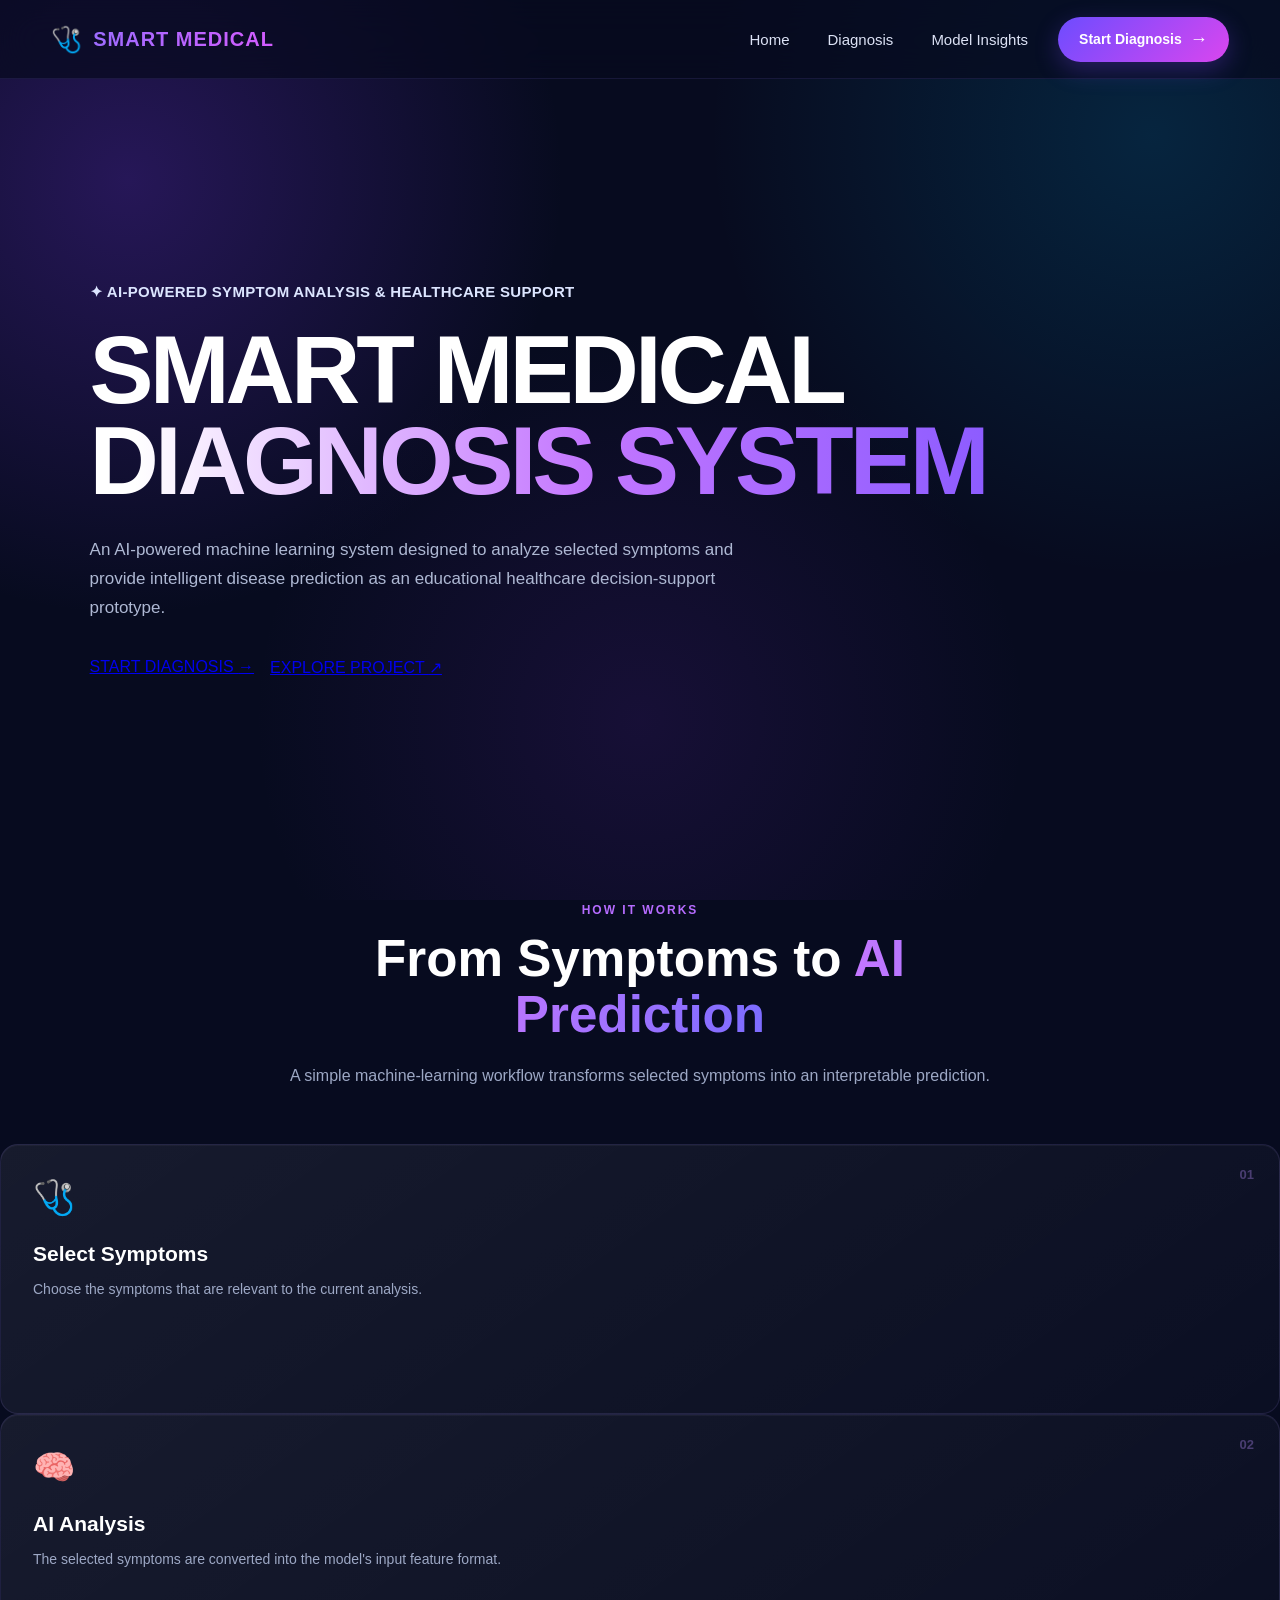
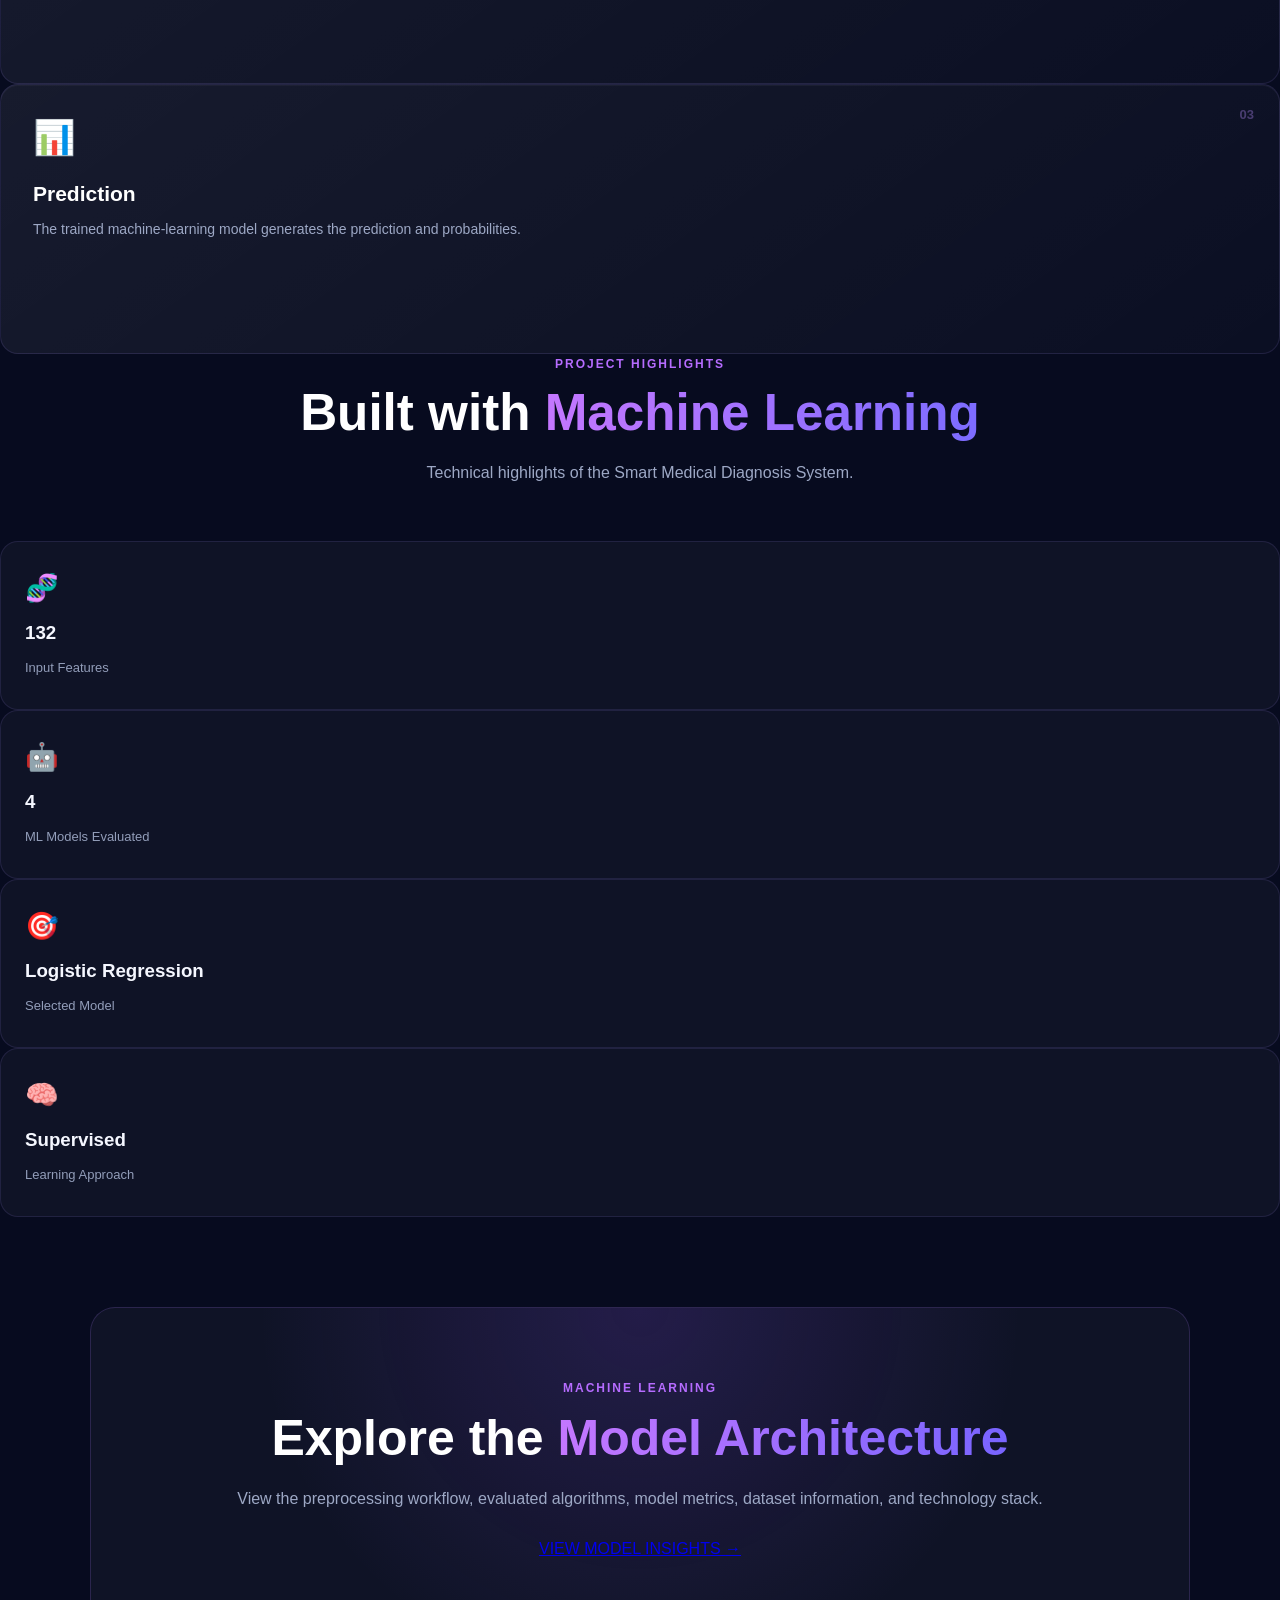
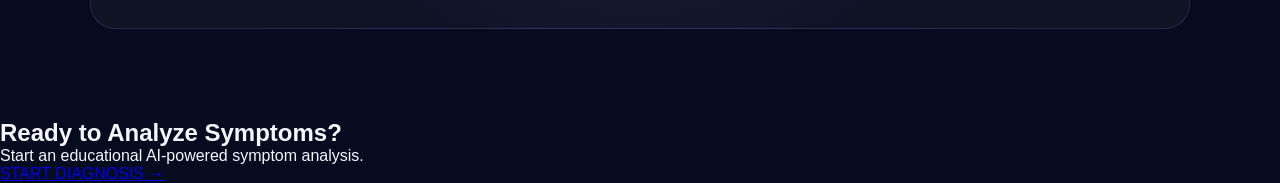
<file: VS_code/frontend_preview/index.html>
<!DOCTYPE html>
<html lang="en">

<head>

    <meta charset="UTF-8">

    <meta
        name="viewport"
        content="width=device-width, initial-scale=1.0"
    >

    <title>
        Smart Medical Diagnosis System
    </title>

    <link
        rel="stylesheet"
        href="style.css"
    >

</head>


<body>


    <!-- ================= NAVBAR ================= -->

    <header class="navbar">

        <div class="nav-container">


            <!-- LOGO -->

            <a
                href="index.html"
                class="logo"
            >

                <span class="logo-icon">
                    🩺
                </span>

                <span>
                    SMART MEDICAL
                </span>

            </a>


            <!-- NAVIGATION -->

            <nav class="nav-links">

                <a href="index.html">
                    Home
                </a>

                <a href="diagnosis.html">
                    Diagnosis
                </a>

                <a href="model_insights.html">
                    Model Insights
                </a>

            </nav>


            <!-- NAV BUTTON -->

            <a
                href="diagnosis.html"
                class="nav-button"
            >

                Start Diagnosis

                <span>
                    →
                </span>

            </a>


        </div>

    </header>



    <!-- ================= HERO ================= -->

    <main id="home">


        <section class="hero">


            <!-- HERO CONTENT -->

            <div class="hero-content">


                <!-- BADGE -->

                <div class="hero-badge">

                    ✦ AI-POWERED SYMPTOM ANALYSIS
                    &amp; HEALTHCARE SUPPORT

                </div>


                <!-- TITLE -->

                <h1>

                    SMART MEDICAL

                    <br>

                    <span>
                        DIAGNOSIS SYSTEM
                    </span>

                </h1>


                <!-- DESCRIPTION -->

                <p class="hero-description">

                    An AI-powered machine learning system
                    designed to analyze selected symptoms
                    and provide intelligent disease prediction
                    as an educational healthcare decision-support
                    prototype.

                </p>


                <!-- BUTTONS -->

                <div class="hero-buttons">


                    <a
                        href="diagnosis.html"
                        class="primary-btn"
                    >

                        START DIAGNOSIS

                        <span>
                            →
                        </span>

                    </a>


                    <a
                        href="model_insights.html"
                        class="secondary-btn"
                    >

                        EXPLORE PROJECT

                        <span>
                            ↗
                        </span>

                    </a>


                </div>


            </div>


        </section>



        <!-- ================= HOW IT WORKS ================= -->

        <section class="info-section">


            <div class="section-heading">

                <span class="section-label">
                    HOW IT WORKS
                </span>

                <h2>
                    From Symptoms to
                    <span>
                        AI Prediction
                    </span>
                </h2>

                <p>
                    A simple machine-learning workflow
                    transforms selected symptoms into
                    an interpretable prediction.
                </p>

            </div>



            <div class="steps-grid">


                <!-- STEP 1 -->

                <div class="step-card">

                    <div class="step-number">
                        01
                    </div>

                    <div class="step-icon">
                        🩺
                    </div>

                    <h3>
                        Select Symptoms
                    </h3>

                    <p>
                        Choose the symptoms that are
                        relevant to the current analysis.
                    </p>

                </div>


                <!-- STEP 2 -->

                <div class="step-card">

                    <div class="step-number">
                        02
                    </div>

                    <div class="step-icon">
                        🧠
                    </div>

                    <h3>
                        AI Analysis
                    </h3>

                    <p>
                        The selected symptoms are converted
                        into the model's input feature format.
                    </p>

                </div>


                <!-- STEP 3 -->

                <div class="step-card">

                    <div class="step-number">
                        03
                    </div>

                    <div class="step-icon">
                        📊
                    </div>

                    <h3>
                        Prediction
                    </h3>

                    <p>
                        The trained machine-learning model
                        generates the prediction and probabilities.
                    </p>

                </div>


            </div>

        </section>



        <!-- ================= PROJECT HIGHLIGHTS ================= -->

        <section
            class="info-section"
            id="highlights"
        >


            <div class="section-heading">

                <span class="section-label">
                    PROJECT HIGHLIGHTS
                </span>

                <h2>
                    Built with
                    <span>
                        Machine Learning
                    </span>
                </h2>

                <p>
                    Technical highlights of the
                    Smart Medical Diagnosis System.
                </p>

            </div>



            <div class="highlight-grid">


                <!-- FEATURE 1 -->

                <div class="highlight-card">

                    <div class="highlight-icon">
                        🧬
                    </div>

                    <div>

                        <h3>
                            132
                        </h3>

                        <p>
                            Input Features
                        </p>

                    </div>

                </div>


                <!-- FEATURE 2 -->

                <div class="highlight-card">

                    <div class="highlight-icon">
                        🤖
                    </div>

                    <div>

                        <h3>
                            4
                        </h3>

                        <p>
                            ML Models Evaluated
                        </p>

                    </div>

                </div>


                <!-- FEATURE 3 -->

                <div class="highlight-card">

                    <div class="highlight-icon">
                        🎯
                    </div>

                    <div>

                        <h3>
                            Logistic Regression
                        </h3>

                        <p>
                            Selected Model
                        </p>

                    </div>

                </div>


                <!-- FEATURE 4 -->

                <div class="highlight-card">

                    <div class="highlight-icon">
                        🧠
                    </div>

                    <div>

                        <h3>
                            Supervised
                        </h3>

                        <p>
                            Learning Approach
                        </p>

                    </div>

                </div>


            </div>


        </section>



        <!-- ================= MODEL CTA ================= -->

        <section class="cta-section">


            <div class="cta-box">


                <div>

                    <span class="section-label">
                        MACHINE LEARNING
                    </span>

                    <h2>
                        Explore the
                        <span>
                            Model Architecture
                        </span>
                    </h2>

                    <p>
                        View the preprocessing workflow,
                        evaluated algorithms, model metrics,
                        dataset information, and technology stack.
                    </p>

                </div>


                <a
                    href="model_insights.html"
                    class="primary-btn"
                >

                    VIEW MODEL INSIGHTS

                    <span>
                        →
                    </span>

                </a>


            </div>

        </section>



        <!-- ================= FINAL CTA ================= -->

        <section class="final-cta">


            <h2>
                Ready to Analyze Symptoms?
            </h2>


            <p>
                Start an educational AI-powered
                symptom analysis.
            </p>


            <a
                href="diagnosis.html"
                class="primary-btn"
            >

                START DIAGNOSIS

                <span>
                    →
                </span>

            </a>


        </section>



    </main>



    <!-- ================= FOOTER
</file>
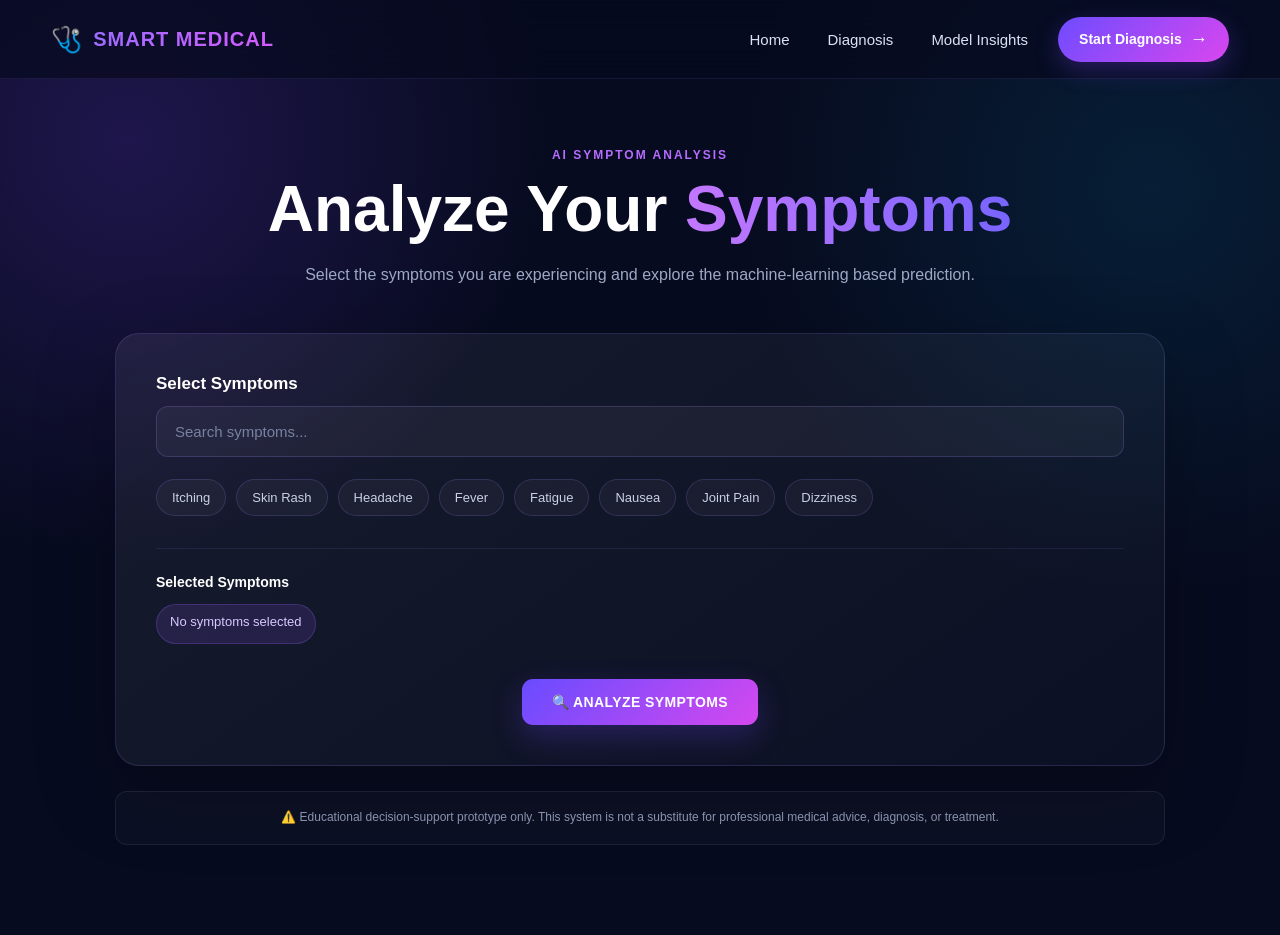
<file: VS_code/frontend_preview/diagnosis.html>
<!DOCTYPE html>
<html lang="en">
<head>
    <meta charset="UTF-8">
    <meta name="viewport" content="width=device-width, initial-scale=1.0">

    <title>Diagnosis | Smart Medical Diagnosis System</title>

    <link rel="stylesheet" href="style.css">

    <style>

        /* ================= DIAGNOSIS PAGE ================= */

        .diagnosis-page {
            min-height: 100vh;
            padding: 145px 7% 90px;

            background:
                radial-gradient(
                    circle at 10% 15%,
                    rgba(100, 55, 210, 0.25),
                    transparent 30%
                ),
                radial-gradient(
                    circle at 90% 20%,
                    rgba(0, 170, 220, 0.12),
                    transparent 30%
                ),
                #070b1f;
        }

        .diagnosis-header {
            max-width: 900px;
            margin: 0 auto 45px;
            text-align: center;
        }

        .diagnosis-header h1 {
            font-size: clamp(38px, 5vw, 64px);
            line-height: 1.05;
            color: #ffffff;
            margin-bottom: 18px;
        }

        .diagnosis-header h1 span {
            background: linear-gradient(
                90deg,
                #c477ff,
                #7864ff
            );

            -webkit-background-clip: text;
            -webkit-text-fill-color: transparent;
        }

        .diagnosis-header p {
            color: #9da8c5;
            font-size: 16px;
            line-height: 1.7;
        }


        /* Main diagnosis card */

        .diagnosis-card {
            max-width: 1050px;
            margin: auto;

            padding: 40px;

            border-radius: 24px;

            border: 1px solid rgba(170, 140, 255, 0.16);

            background:
                linear-gradient(
                    145deg,
                    rgba(255,255,255,0.065),
                    rgba(255,255,255,0.025)
                );

            box-shadow:
                0 25px 80px rgba(0,0,0,0.25);
        }


        .input-label {
            display: block;

            color: #ffffff;

            font-size: 17px;
            font-weight: 700;

            margin-bottom: 12px;
        }


        /* Search */

        .symptom-search {
            width: 100%;

            padding: 16px 18px;

            border-radius: 12px;

            border: 1px solid rgba(170,140,255,0.2);

            outline: none;

            background: rgba(255,255,255,0.045);

            color: #ffffff;

            font-size: 15px;
        }

        .symptom-search::placeholder {
            color: #78839f;
        }

        .symptom-search:focus {
            border-color: #a86cff;

            box-shadow:
                0 0 0 3px rgba(168,108,255,0.08);
        }


        /* Symptom options */

        .symptom-options {
            display: flex;
            flex-wrap: wrap;

            gap: 10px;

            margin-top: 22px;
        }

        .symptom-option {
            padding: 10px 15px;

            border-radius: 30px;

            border: 1px solid rgba(165,135,255,0.18);

            background: rgba(255,255,255,0.035);

            color: #c9d0e7;

            font-size: 13px;

            cursor: pointer;

            transition: 0.25s ease;
        }

        .symptom-option:hover {
            border-color: #a86cff;

            color: #ffffff;

            background: rgba(160,100,255,0.09);
        }

        .symptom-option.selected {
            color: #ffffff;

            border-color: #9c6cff;

            background:
                linear-gradient(
                    135deg,
                    rgba(105,76,255,0.5),
                    rgba(210,70,239,0.35)
                );
        }


        /* Selected symptoms */

        .selected-area {
            margin-top: 32px;

            padding-top: 25px;

            border-top:
                1px solid rgba(160,140,255,0.1);
        }

        .selected-title {
            color: #ffffff;

            font-size: 14px;
            font-weight: 700;

            margin-bottom: 14px;
        }

        .selected-symptoms {
            display: flex;
            flex-wrap: wrap;

            gap: 9px;

            min-height: 40px;
        }

        .selected-chip {
            padding: 9px 13px;

            border-radius: 25px;

            background: rgba(139,92,246,0.14);

            border: 1px solid rgba(160,100,255,0.25);

            color: #d8c8ff;

            font-size: 13px;
        }


        /* Analyze button */

        .analyze-wrapper {
            margin-top: 35px;

            display: flex;
            justify-content: center;
        }

        .analyze-button {
            border: none;

            cursor: pointer;

            padding: 15px 30px;

            border-radius: 11px;

            color: #ffffff;

            font-size: 14px;
            font-weight: 800;

            letter-spacing: 0.4px;

            background:
                linear-gradient(
                    135deg,
                    #684cff,
                    #d548ef
                );

            box-shadow:
                0 12px 30px rgba(106,70,255,0.25);

            transition: 0.3s ease;
        }

        .analyze-button:hover {
            transform: translateY(-3px);

            box-shadow:
                0 16px 38px rgba(106,70,255,0.4);
        }


        /* ================= RESULT ================= */

        .result-section {
            max-width: 1050px;

            margin: 35px auto 0;

            display: grid;

            grid-template-columns:
                1.15fr 0.85fr;

            gap: 20px;
        }

        .result-card {
            padding: 30px;

            border-radius: 20px;

            border: 1px solid rgba(160,140,255,0.14);

            background:
                rgba(255,255,255,0.035);
        }

        .result-label {
            color: #aeb8d3;

            font-size: 12px;

            letter-spacing: 1.5px;

            font-weight: 800;
        }

        .disease-name {
            margin-top: 12px;

            color: #ffffff;

            font-size: 32px;

            font-weight: 900;
        }

        .probability {
            margin-top: 8px;

            color: #c477ff;

            font-size: 18px;

            font-weight: 800;
        }


        /* Probability bars */

        .prediction-row {
            margin-top: 20px;
        }

        .prediction-top {
            display: flex;
            justify-content: space-between;

            color: #d8ddef;

            font-size: 13px;

            margin-bottom: 8px;
        }

        .prediction-bar {
            width: 100%;
            height: 7px;

            border-radius: 10px;

            background: rgba(255,255,255,0.08);

            overflow: hidden;
        }

        .prediction-fill {
            height: 100%;

            border-radius: 10px;

            background:
                linear-gradient(
                    90deg,
                    #6d4cff,
                    #d548ef
                );
        }


        /* Summary */

        .summary-card {
            margin-top: 20px;

            padding: 24px;

            border-radius: 18px;

            background:
                rgba(110,80,220,0.07);

            border:
                1px solid rgba(160,120,255,0.12);
        }

        .summary-card h3 {
            color: #ffffff;

            font-size: 17px;

            margin-bottom: 10px;
        }

        .summary-card p {
            color: #9da8c5;

            font-size: 13px;

            line-height: 1.7;
        }


        /* Disclaimer */

        .medical-note {
            max-width: 1050px;

            margin: 25px auto 0;

            padding: 16px 20px;

            border-radius: 12px;

            background: rgba(255,255,255,0.025);

            border:
                1px solid rgba(255,255,255,0.07);

            color: #8993ae;

            font-size: 12px;

            line-height: 1.6;

            text-align: center;
        }


        @media (max-width: 800px) {

            .diagnosis-page {
                padding-left: 5%;
                padding-right: 5%;
            }

            .diagnosis-card {
                padding: 25px;
            }

            .result-section {
                grid-template-columns: 1fr;
            }

        }

    </style>
</head>


<body>

    <!-- ================= NAVBAR ================= -->

    <header class="navbar">

        <div class="nav-container">

            <a href="index.html" class="logo">
                <span class="logo-icon">🩺</span>
                <span>SMART MEDICAL</span>
            </a>

            <nav class="nav-links">
                <a href="index.html">Home</a>
                <a href="diagnosis.html">Diagnosis</a>
                <a href="index.html#highlights">Model Insights</a>
            </nav>

            <a href="diagnosis.html" class="nav-button">
                Start Diagnosis <span>→</span>
            </a>

        </div>

    </header>


    <!-- ================= DIAGNOSIS ================= -->

    <main class="diagnosis-page">

        <section class="diagnosis-header">

            <span class="section-label">
                AI SYMPTOM ANALYSIS
            </span>

            <h1>
                Analyze Your
                <span>Symptoms</span>
            </h1>

            <p>
                Select the symptoms you are experiencing and
                explore the machine-learning based prediction.
            </p>

        </section>


        <!-- INPUT CARD -->

        <section class="diagnosis-card">

            <label class="input-label">
                Select Symptoms
            </label>

            <input
                type="text"
                class="symptom-search"
                placeholder="Search symptoms..."
                id="symptomSearch"
            >


            <!-- Sample symptom options -->

            <div class="symptom-options" id="symptomOptions">

                <div class="symptom-option">
                    Itching
                </div>

                <div class="symptom-option">
                    Skin Rash
                </div>

                <div class="symptom-option">
                    Headache
                </div>

                <div class="symptom-option">
                    Fever
                </div>

                <div class="symptom-option">
                    Fatigue
                </div>

                <div class="symptom-option">
                    Nausea
                </div>

                <div class="symptom-option">
                    Joint Pain
                </div>

                <div class="symptom-option">
                    Dizziness
                </div>

            </div>


            <!-- Selected -->

            <div class="selected-area">

                <div class="selected-title">
                    Selected Symptoms
                </div>

                <div
                    class="selected-symptoms"
                    id="selectedSymptoms"
                >
                    <span class="selected-chip">
                        No symptoms selected
                    </span>
                </div>

            </div>


            <!-- Analyze -->

            <div class="analyze-wrapper">

                <button
                    class="analyze-button"
                    onclick="showResults()"
                >
                    🔍 ANALYZE SYMPTOMS
                </button>

            </div>

        </section>


        <!-- ================= RESULTS ================= -->

        <section
            class="result-section"
            id="results"
            style="display:none;"
        >

            <div>

                <div class="result-card">

                    <div class="result-label">
                        PREDICTED CONDITION
                    </div>

                    <div class="disease-name">
                        Sample Prediction
                    </div>

                    <div class="probability">
                        Prediction Probability: 94.6%
                    </div>

                </div>


                <div class="summary-card">

                    <h3>
                        Analysis Summary
                    </h3>

                    <p>
                        The selected symptoms were processed
                        through the machine-learning prediction
                        pipeline. The result shown here is a
                        frontend demonstration and will later
                        connect with the trained model.
                    </p>

                </div>

            </div>


            <div class="result-card">

                <div class="result-label">
                    TOP PREDICTIONS
                </div>


                <div class="prediction-row">

                    <div class="prediction-top">
                        <span>Prediction 1</span>
                        <span>94.6%</span>
                    </div>

                    <div class="prediction-bar">
                        <div
                            class="prediction-fill"
                            style="width:94.6%;"
                        ></div>
                    </div>

                </div>


                <div class="prediction-row">

                    <div class="prediction-top">
                        <span>Prediction 2</span>
                        <span>3.8%</span>
                    </div>

                    <div class="prediction-bar">
                        <div
                            class="prediction-fill"
                            style="width:3.8%;"
                        ></div>
                    </div>

                </div>


                <div class="prediction-row">

                    <div class="prediction-top">
                        <span>Prediction 3</span>
                        <span>1.6%</span>
                    </div>

                    <div class="prediction-bar">
                        <div
                            class="prediction-fill"
                            style="width:1.6%;"
                        ></div>
                    </div>

                </div>

            </div>

        </section>


        <!-- Disclaimer -->

        <div class="medical-note">

            ⚠️ Educational decision-support prototype only.
            This system is not a substitute for professional
            medical advice, diagnosis, or treatment.

        </div>

    </main>


    <!-- ================= JAVASCRIPT ================= -->

    <script>

        const options =
            document.querySelectorAll(".symptom-option");

        const selectedContainer =
            document.getElementById("selectedSymptoms");

        let selectedSymptoms = [];


        options.forEach(option => {

            option.addEventListener("click", () => {

                const symptom =
                    option.textContent.trim();

                if (selectedSymptoms.includes(symptom)) {

                    selectedSymptoms =
                        selectedSymptoms.filter(
                            item => item !== symptom
                        );

                    option.classList.remove("selected");

                } else {

                    selectedSymptoms.push(symptom);

                    option.classList.add("selected");
                }

                updateSelected();

            });

        });


        function updateSelected() {

            selectedContainer.innerHTML = "";

            if (selectedSymptoms.length === 0) {

                selectedContainer.innerHTML =
                    '<span class="selected-chip">No symptoms selected</span>';

                return;
            }


            selectedSymptoms.forEach(symptom => {

                const chip =
                    document.createElement("span");

                chip.className = "selected-chip";

                chip.textContent = symptom;

                selectedContainer.appendChild(chip);

            });

        }


        function showResults() {

            if (selectedSymptoms.length === 0) {

                alert("Please select at least one symptom.");

                return;
            }

            document.getElementById("results").style.display =
                "grid";

            document.getElementById("results")
                .scrollIntoView({
                    behavior: "smooth"
                });

        }


        /* Search */

        const search =
            document.getElementById("symptomSearch");

        search.addEventListener("input", () => {

            const value =
                search.value.toLowerCase();

            options.forEach(option => {

                const text =
                    option.textContent.toLowerCase();

                option.style.display =
                    text.includes(value)
                    ? "inline-flex"
                    : "none";

            });

        });

    </script>

</body>
</html>
</file>
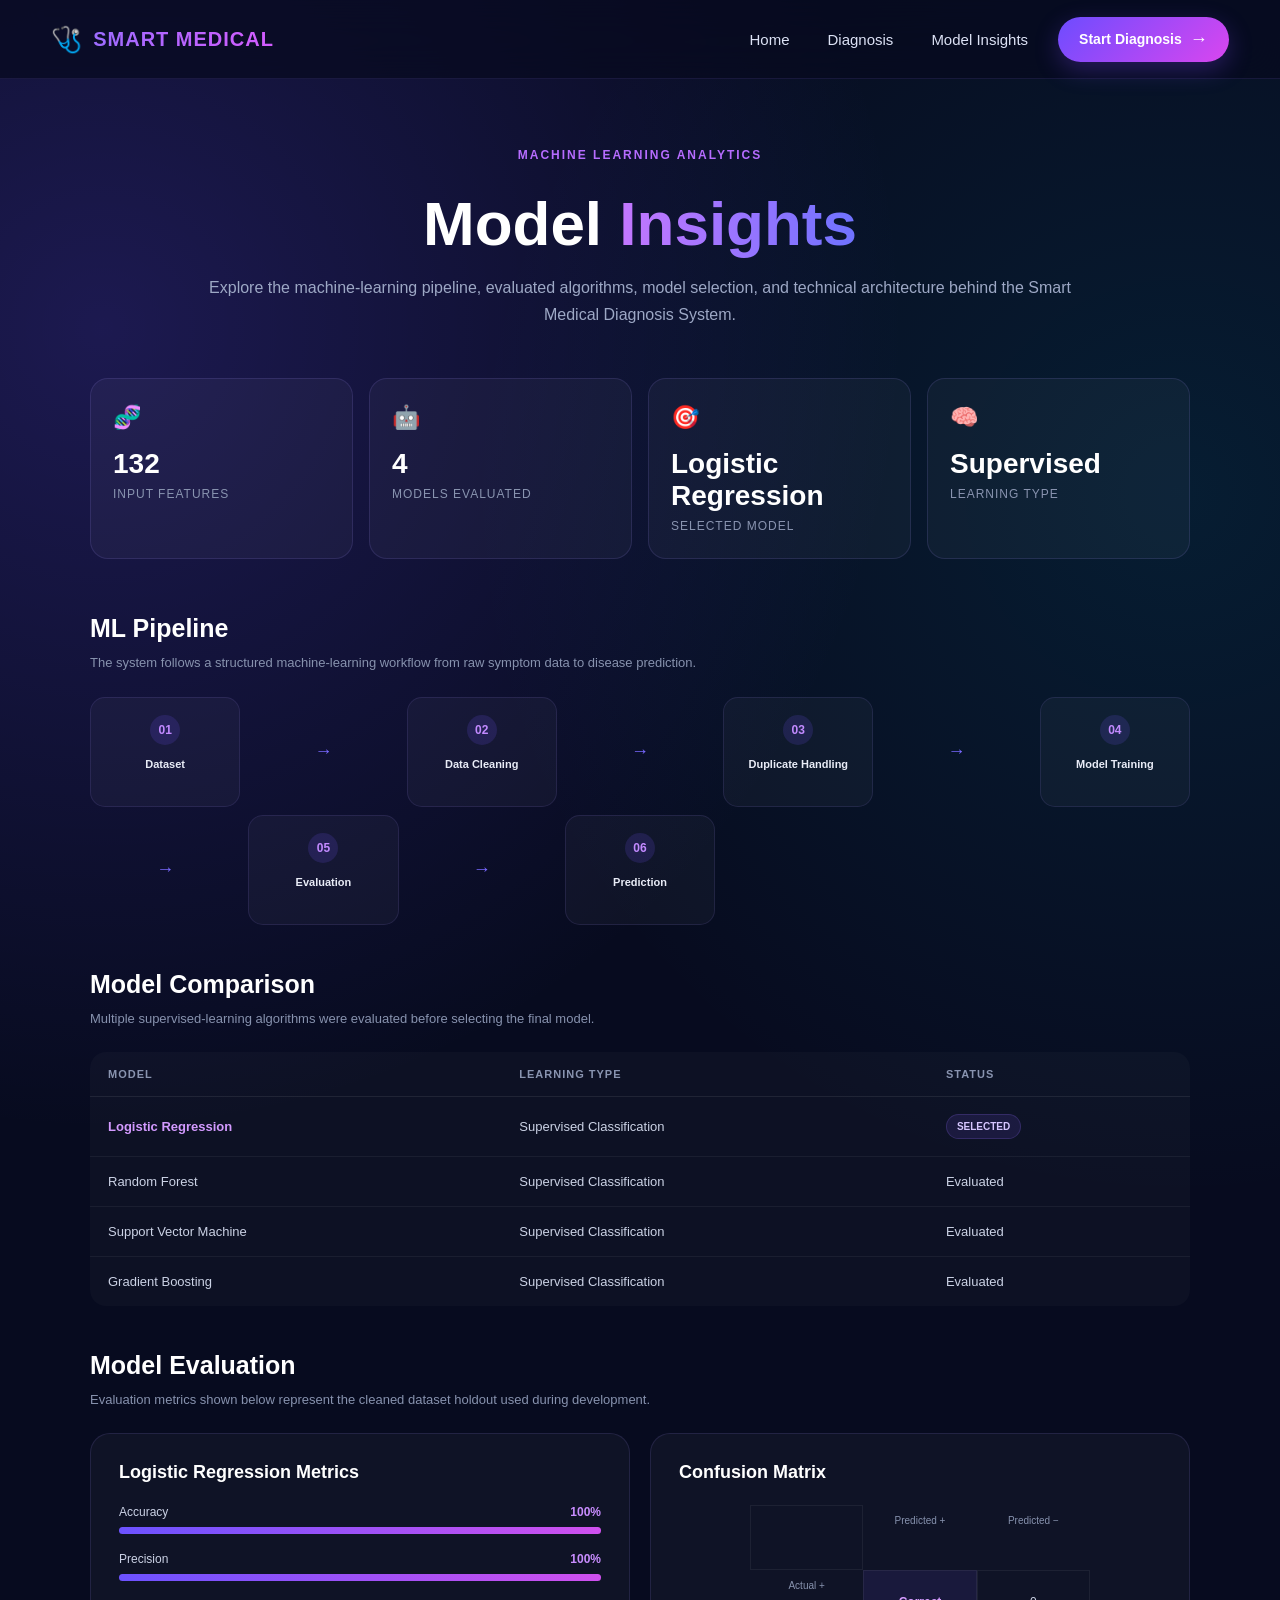
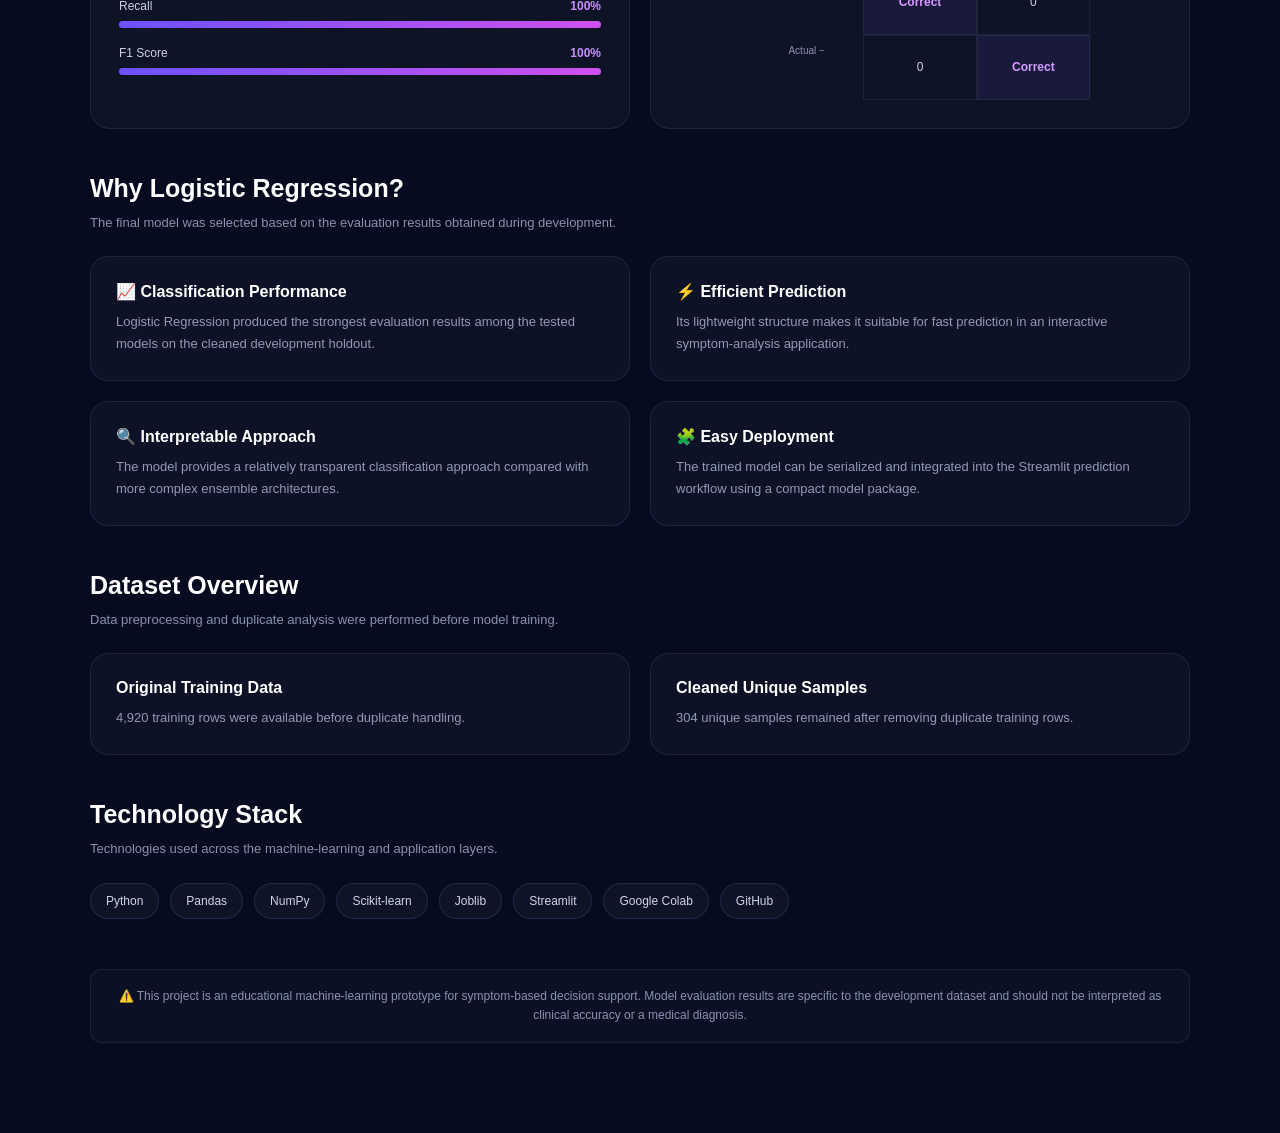
<file: VS_code/frontend_preview/model_insights.html>
<!DOCTYPE html>
<html lang="en">
<head>
    <meta charset="UTF-8">
    <meta name="viewport" content="width=device-width, initial-scale=1.0">

    <title>Model Insights | Smart Medical Diagnosis System</title>

    <link rel="stylesheet" href="style.css">

    <style>

        /* ================= MODEL INSIGHTS PAGE ================= */

        .insights-page {
            min-height: 100vh;
            padding: 145px 7% 90px;

            background:
                radial-gradient(
                    circle at 8% 12%,
                    rgba(104, 76, 255, 0.22),
                    transparent 30%
                ),
                radial-gradient(
                    circle at 92% 18%,
                    rgba(0, 190, 220, 0.10),
                    transparent 28%
                ),
                #070b1f;
        }


        .insights-header {
            max-width: 900px;
            margin: 0 auto 50px;
            text-align: center;
        }


        .insights-header h1 {
            font-size: clamp(38px, 5vw, 62px);
            line-height: 1.05;
            color: #ffffff;
            margin: 15px 0 18px;
        }


        .insights-header h1 span {
            background:
                linear-gradient(
                    90deg,
                    #c477ff,
                    #6f72ff
                );

            -webkit-background-clip: text;
            -webkit-text-fill-color: transparent;
        }


        .insights-header p {
            color: #9da8c5;
            font-size: 16px;
            line-height: 1.7;
        }


        /* ================= METRIC CARDS ================= */

        .metric-grid {
            max-width: 1100px;
            margin: 0 auto 55px;

            display: grid;
            grid-template-columns:
                repeat(4, 1fr);

            gap: 16px;
        }


        .metric-card {
            padding: 25px 22px;

            border-radius: 18px;

            border:
                1px solid rgba(160,140,255,0.14);

            background:
                rgba(255,255,255,0.035);

            transition: 0.3s ease;
        }


        .metric-card:hover {
            transform: translateY(-5px);

            border-color:
                rgba(170,130,255,0.30);
        }


        .metric-icon {
            font-size: 23px;
            margin-bottom: 17px;
        }


        .metric-value {
            color: #ffffff;

            font-size: 28px;
            font-weight: 900;

            margin-bottom: 7px;
        }


        .metric-name {
            color: #8994b0;

            font-size: 12px;

            text-transform: uppercase;

            letter-spacing: 1px;
        }


        /* ================= SECTION ================= */

        .insight-section {
            max-width: 1100px;
            margin: 0 auto 45px;
        }


        .section-title {
            color: #ffffff;

            font-size: 25px;
            font-weight: 800;

            margin-bottom: 9px;
        }


        .section-description {
            color: #8792ae;

            font-size: 13px;

            line-height: 1.7;

            margin-bottom: 22px;
        }


        /* ================= PIPELINE ================= */

        .pipeline {
            display: grid;

            grid-template-columns:
                repeat(7, 1fr);

            gap: 8px;

            align-items: center;
        }


        .pipeline-step {
            min-height: 110px;

            padding: 17px 10px;

            border-radius: 15px;

            border:
                1px solid rgba(160,140,255,0.12);

            background:
                rgba(255,255,255,0.035);

            text-align: center;
        }


        .pipeline-number {
            width: 30px;
            height: 30px;

            margin: 0 auto 12px;

            display: flex;
            align-items: center;
            justify-content: center;

            border-radius: 50%;

            background:
                rgba(120,85,255,0.16);

            color: #c28aff;

            font-size: 12px;
            font-weight: 800;
        }


        .pipeline-step h3 {
            color: #e9ecf7;

            font-size: 11px;

            line-height: 1.4;
        }


        .pipeline-arrow {
            color: #7868ff;

            font-size: 18px;

            text-align: center;
        }


        /* ================= MODEL TABLE ================= */

        .model-table {
            width: 100%;

            border-collapse: collapse;

            overflow: hidden;

            border-radius: 16px;

            background:
                rgba(255,255,255,0.025);
        }


        .model-table th {
            text-align: left;

            padding: 16px 18px;

            color: #8994b0;

            font-size: 11px;

            text-transform: uppercase;

            letter-spacing: 1px;

            border-bottom:
                1px solid rgba(255,255,255,0.08);
        }


        .model-table td {
            padding: 17px 18px;

            color: #cbd2e5;

            font-size: 13px;

            border-bottom:
                1px solid rgba(255,255,255,0.055);
        }


        .model-table tr:last-child td {
            border-bottom: none;
        }


        .selected-model {
            color: #d39aff !important;

            font-weight: 800;
        }


        .status-badge {
            display: inline-block;

            padding: 6px 10px;

            border-radius: 20px;

            font-size: 10px;

            font-weight: 800;

            color: #d6c6ff;

            background:
                rgba(130,90,255,0.12);

            border:
                1px solid rgba(150,110,255,0.20);
        }


        /* ================= EVALUATION ================= */

        .evaluation-grid {
            display: grid;

            grid-template-columns:
                1fr 1fr;

            gap: 20px;
        }


        .evaluation-card {
            padding: 28px;

            border-radius: 20px;

            border:
                1px solid rgba(160,140,255,0.13);

            background:
                rgba(255,255,255,0.035);
        }


        .evaluation-card h3 {
            color: #ffffff;

            font-size: 18px;

            margin-bottom: 22px;
        }


        .metric-row {
            margin-bottom: 18px;
        }


        .metric-row-top {
            display: flex;

            justify-content: space-between;

            margin-bottom: 8px;

            color: #cbd2e5;

            font-size: 12px;
        }


        .metric-row-top span:last-child {
            color: #c98dff;

            font-weight: 800;
        }


        .metric-bar {
            height: 7px;

            width: 100%;

            border-radius: 10px;

            background:
                rgba(255,255,255,0.07);
        }


        .metric-fill {
            height: 100%;

            border-radius: 10px;

            background:
                linear-gradient(
                    90deg,
                    #6c52ff,
                    #cf50ee
                );
        }


        /* ================= CONFUSION MATRIX ================= */

        .confusion-matrix {
            max-width: 340px;

            margin: auto;

            display: grid;

            grid-template-columns:
                1fr 1fr 1fr;
        }


        .matrix-cell {
            min-height: 65px;

            display: flex;

            align-items: center;

            justify-content: center;

            border:
                1px solid rgba(255,255,255,0.06);

            color: #cbd2e5;

            font-size: 12px;
        }


        .matrix-title {
            color: #8792ae;

            font-size: 10px;

            text-align: center;

            padding: 10px;
        }


        .matrix-highlight {
            color: #d69cff;

            font-weight: 900;

            background:
                rgba(120,85,255,0.10);
        }


        /* ================= WHY MODEL ================= */

        .why-model {
            display: grid;

            grid-template-columns:
                1fr 1fr;

            gap: 20px;
        }


        .why-card {
            padding: 25px;

            border-radius: 18px;

            border:
                1px solid rgba(160,140,255,0.12);

            background:
                rgba(255,255,255,0.03);
        }


        .why-card h3 {
            color: #ffffff;

            font-size: 16px;

            margin-bottom: 10px;
        }


        .why-card p {
            color: #8f9ab5;

            font-size: 13px;

            line-height: 1.7;
        }


        /* ================= TECH STACK ================= */

        .tech-stack {
            display: flex;

            flex-wrap: wrap;

            gap: 11px;
        }


        .tech-item {
            padding: 10px 15px;

            border-radius: 25px;

            color: #cfd5e8;

            font-size: 12px;

            border:
                1px solid rgba(160,140,255,0.15);

            background:
                rgba(255,255,255,0.035);
        }


        /* ================= DISCLAIMER ================= */

        .insight-disclaimer {
            max-width: 1100px;

            margin: 50px auto 0;

            padding: 17px 20px;

            text-align: center;

            color: #8792ae;

            font-size: 12px;

            line-height: 1.6;

            border-radius: 12px;

            border:
                1px solid rgba(255,255,255,0.07);

            background:
                rgba(255,255,255,0.025);
        }


        /* ================= RESPONSIVE ================= */

        @media (max-width: 950px) {

            .metric-grid {
                grid-template-columns:
                    repeat(2, 1fr);
            }

            .pipeline {
                grid-template-columns:
                    repeat(2, 1fr);
            }

            .pipeline-arrow {
                display: none;
            }

        }


        @media (max-width: 700px) {

            .insights-page {
                padding-left: 5%;
                padding-right: 5%;
            }

            .metric-grid,
            .evaluation-grid,
            .why-model {
                grid-template-columns: 1fr;
            }

            .pipeline {
                grid-template-columns: 1fr;
            }

            .model-table {
                font-size: 11px;
            }

            .model-table th,
            .model-table td {
                padding: 12px 9px;
            }

        }

    </style>
</head>


<body>


    <!-- ================= NAVBAR ================= -->

    <header class="navbar">

        <div class="nav-container">

            <a href="index.html" class="logo">
                <span class="logo-icon">🩺</span>
                <span>SMART MEDICAL</span>
            </a>


            <nav class="nav-links">

                <a href="index.html">
                    Home
                </a>

                <a href="diagnosis.html">
                    Diagnosis
                </a>

                <a href="model_insights.html">
                    Model Insights
                </a>

            </nav>


            <a
                href="diagnosis.html"
                class="nav-button"
            >
                Start Diagnosis <span>→</span>
            </a>

        </div>

    </header>



    <!-- ================= PAGE ================= -->

    <main class="insights-page">


        <!-- HEADER -->

        <section class="insights-header">

            <span class="section-label">
                MACHINE LEARNING ANALYTICS
            </span>

            <h1>
                Model
                <span>Insights</span>
            </h1>

            <p>
                Explore the machine-learning pipeline,
                evaluated algorithms, model selection,
                and technical architecture behind the
                Smart Medical Diagnosis System.
            </p>

        </section>



        <!-- ================= METRICS ================= -->

        <section class="metric-grid">


            <div class="metric-card">

                <div class="metric-icon">
                    🧬
                </div>

                <div class="metric-value">
                    132
                </div>

                <div class="metric-name">
                    Input Features
                </div>

            </div>


            <div class="metric-card">

                <div class="metric-icon">
                    🤖
                </div>

                <div class="metric-value">
                    4
                </div>

                <div class="metric-name">
                    Models Evaluated
                </div>

            </div>


            <div class="metric-card">

                <div class="metric-icon">
                    🎯
                </div>

                <div class="metric-value">
                    Logistic Regression
                </div>

                <div class="metric-name">
                    Selected Model
                </div>

            </div>


            <div class="metric-card">

                <div class="metric-icon">
                    🧠
                </div>

                <div class="metric-value">
                    Supervised
                </div>

                <div class="metric-name">
                    Learning Type
                </div>

            </div>

        </section>



        <!-- ================= PIPELINE ================= -->

        <section class="insight-section">

            <h2 class="section-title">
                ML Pipeline
            </h2>

            <p class="section-description">
                The system follows a structured machine-learning
                workflow from raw symptom data to disease prediction.
            </p>


            <div class="pipeline">


                <div class="pipeline-step">

                    <div class="pipeline-number">
                        01
                    </div>

                    <h3>
                        Dataset
                    </h3>

                </div>


                <div class="pipeline-arrow">
                    →
                </div>


                <div class="pipeline-step">

                    <div class="pipeline-number">
                        02
                    </div>

                    <h3>
                        Data Cleaning
                    </h3>

                </div>


                <div class="pipeline-arrow">
                    →
                </div>


                <div class="pipeline-step">

                    <div class="pipeline-number">
                        03
                    </div>

                    <h3>
                        Duplicate Handling
                    </h3>

                </div>


                <div class="pipeline-arrow">
                    →
                </div>


                <div class="pipeline-step">

                    <div class="pipeline-number">
                        04
                    </div>

                    <h3>
                        Model Training
                    </h3>

                </div>


                <div class="pipeline-arrow">
                    →
                </div>


                <div class="pipeline-step">

                    <div class="pipeline-number">
                        05
                    </div>

                    <h3>
                        Evaluation
                    </h3>

                </div>


                <div class="pipeline-arrow">
                    →
                </div>


                <div class="pipeline-step">

                    <div class="pipeline-number">
                        06
                    </div>

                    <h3>
                        Prediction
                    </h3>

                </div>

            </div>

        </section>



        <!-- ================= MODEL COMPARISON ================= -->

        <section class="insight-section">

            <h2 class="section-title">
                Model Comparison
            </h2>

            <p class="section-description">
                Multiple supervised-learning algorithms were
                evaluated before selecting the final model.
            </p>


            <table class="model-table">

                <thead>

                    <tr>

                        <th>
                            Model
                        </th>

                        <th>
                            Learning Type
                        </th>

                        <th>
                            Status
                        </th>

                    </tr>

                </thead>


                <tbody>

                    <tr>

                        <td class="selected-model">
                            Logistic Regression
                        </td>

                        <td>
                            Supervised Classification
                        </td>

                        <td>
                            <span class="status-badge">
                                SELECTED
                            </span>
                        </td>

                    </tr>


                    <tr>

                        <td>
                            Random Forest
                        </td>

                        <td>
                            Supervised Classification
                        </td>

                        <td>
                            Evaluated
                        </td>

                    </tr>


                    <tr>

                        <td>
                            Support Vector Machine
                        </td>

                        <td>
                            Supervised Classification
                        </td>

                        <td>
                            Evaluated
                        </td>

                    </tr>


                    <tr>

                        <td>
                            Gradient Boosting
                        </td>

                        <td>
                            Supervised Classification
                        </td>

                        <td>
                            Evaluated
                        </td>

                    </tr>

                </tbody>

            </table>

        </section>



        <!-- ================= EVALUATION ================= -->

        <section class="insight-section">

            <h2 class="section-title">
                Model Evaluation
            </h2>

            <p class="section-description">
                Evaluation metrics shown below represent the
                cleaned dataset holdout used during development.
            </p>


            <div class="evaluation-grid">


                <!-- Metrics -->

                <div class="evaluation-card">

                    <h3>
                        Logistic Regression Metrics
                    </h3>


                    <div class="metric-row">

                        <div class="metric-row-top">

                            <span>
                                Accuracy
                            </span>

                            <span>
                                100%
                            </span>

                        </div>

                        <div class="metric-bar">

                            <div
                                class="metric-fill"
                                style="width:100%;"
                            ></div>

                        </div>

                    </div>


                    <div class="metric-row">

                        <div class="metric-row-top">

                            <span>
                                Precision
                            </span>

                            <span>
                                100%
                            </span>

                        </div>

                        <div class="metric-bar">

                            <div
                                class="metric-fill"
                                style="width:100%;"
                            ></div>

                        </div>

                    </div>


                    <div class="metric-row">

                        <div class="metric-row-top">

                            <span>
                                Recall
                            </span>

                            <span>
                                100%
                            </span>

                        </div>

                        <div class="metric-bar">

                            <div
                                class="metric-fill"
                                style="width:100%;"
                            ></div>

                        </div>

                    </div>


                    <div class="metric-row">

                        <div class="metric-row-top">

                            <span>
                                F1 Score
                            </span>

                            <span>
                                100%
                            </span>

                        </div>

                        <div class="metric-bar">

                            <div
                                class="metric-fill"
                                style="width:100%;"
                            ></div>

                        </div>

                    </div>

                </div>



                <!-- Confusion Matrix -->

                <div class="evaluation-card">

                    <h3>
                        Confusion Matrix
                    </h3>


                    <div class="confusion-matrix">

                        <div class="matrix-cell"></div>

                        <div class="matrix-title">
                            Predicted +
                        </div>

                        <div class="matrix-title">
                            Predicted −
                        </div>


                        <div class="matrix-title">
                            Actual +
                        </div>

                        <div class="matrix-cell matrix-highlight">
                            Correct
                        </div>

                        <div class="matrix-cell">
                            0
                        </div>


                        <div class="matrix-title">
                            Actual −
                        </div>

                        <div class="matrix-cell">
                            0
                        </div>

                        <div class="matrix-cell matrix-highlight">
                            Correct
                        </div>

                    </div>

                </div>

            </div>

        </section>



        <!-- ================= WHY MODEL ================= -->

        <section class="insight-section">

            <h2 class="section-title">
                Why Logistic Regression?
            </h2>

            <p class="section-description">
                The final model was selected based on the
                evaluation results obtained during development.
            </p>


            <div class="why-model">


                <div class="why-card">

                    <h3>
                        📈 Classification Performance
                    </h3>

                    <p>
                        Logistic Regression produced the strongest
                        evaluation results among the tested models
                        on the cleaned development holdout.
                    </p>

                </div>


                <div class="why-card">

                    <h3>
                        ⚡ Efficient Prediction
                    </h3>

                    <p>
                        Its lightweight structure makes it suitable
                        for fast prediction in an interactive
                        symptom-analysis application.
                    </p>

                </div>


                <div class="why-card">

                    <h3>
                        🔍 Interpretable Approach
                    </h3>

                    <p>
                        The model provides a relatively transparent
                        classification approach compared with more
                        complex ensemble architectures.
                    </p>

                </div>


                <div class="why-card">

                    <h3>
                        🧩 Easy Deployment
                    </h3>

                    <p>
                        The trained model can be serialized and
                        integrated into the Streamlit prediction
                        workflow using a compact model package.
                    </p>

                </div>

            </div>

        </section>



        <!-- ================= DATASET ================= -->

        <section class="insight-section">

            <h2 class="section-title">
                Dataset Overview
            </h2>

            <p class="section-description">
                Data preprocessing and duplicate analysis were
                performed before model training.
            </p>


            <div class="why-model">


                <div class="why-card">

                    <h3>
                        Original Training Data
                    </h3>

                    <p>
                        4,920 training rows were available before
                        duplicate handling.
                    </p>

                </div>


                <div class="why-card">

                    <h3>
                        Cleaned Unique Samples
                    </h3>

                    <p>
                        304 unique samples remained after removing
                        duplicate training rows.
                    </p>

                </div>

            </div>

        </section>



        <!-- ================= TECHNOLOGY ================= -->

        <section class="insight-section">

            <h2 class="section-title">
                Technology Stack
            </h2>

            <p class="section-description">
                Technologies used across the machine-learning
                and application layers.
            </p>


            <div class="tech-stack">

                <span class="tech-item">
                    Python
                </span>

                <span class="tech-item">
                    Pandas
                </span>

                <span class="tech-item">
                    NumPy
                </span>

                <span class="tech-item">
                    Scikit-learn
                </span>

                <span class="tech-item">
                    Joblib
                </span>

                <span class="tech-item">
                    Streamlit
                </span>

                <span class="tech-item">
                    Google Colab
                </span>

                <span class="tech-item">
                    GitHub
                </span>

            </div>

        </section>



        <!-- ================= DISCLAIMER ================= -->

        <div class="insight-disclaimer">

            ⚠️ This project is an educational machine-learning
            prototype for symptom-based decision support.
            Model evaluation results are specific to the development
            dataset and should not be interpreted as clinical
            accuracy or a medical diagnosis.

        </div>


    </main>

</body>
</html>
</file>
<file: VS_code/frontend_preview/style.css>
* {
    margin: 0;
    padding: 0;
    box-sizing: border-box;
}

html {
    scroll-behavior: smooth;
}

body {
    font-family: Arial, Helvetica, sans-serif;
    background: #070b1f;
    color: #f5f7ff;
    overflow-x: hidden;
}


/* ================= NAVBAR ================= */

.navbar {
    position: fixed;
    top: 0;
    left: 0;
    width: 100%;
    z-index: 1000;

    background: rgba(7, 11, 31, 0.72);
    backdrop-filter: blur(18px);
    -webkit-backdrop-filter: blur(18px);

    border-bottom: 1px solid rgba(150, 120, 255, 0.12);
}

.nav-container {
    width: 92%;
    max-width: 1400px;
    margin: auto;

    min-height: 78px;

    display: flex;
    align-items: center;
    justify-content: space-between;

    gap: 30px;
}


/* Logo */

.logo {
    display: flex;
    align-items: center;
    gap: 10px;

    text-decoration: none;

    color: #ffffff;
    font-size: 20px;
    font-weight: 800;
    letter-spacing: 1px;

    white-space: nowrap;
}

.logo-icon {
    font-size: 25px;
}

.logo span:last-child {
    background: linear-gradient(
        90deg,
        #9d6cff,
        #d45cff
    );

    -webkit-background-clip: text;
    -webkit-text-fill-color: transparent;
}


/* Navigation */

.nav-links {
    display: flex;
    align-items: center;
    justify-content: center;
    gap: 38px;

    margin-left: auto;
}

.nav-links a {
    text-decoration: none;
    color: #dce2f5;

    font-size: 15px;
    font-weight: 500;

    transition: 0.3s ease;
}

.nav-links a:hover {
    color: #c778ff;
}


/* Start Diagnosis */

.nav-button {
    display: inline-flex;
    align-items: center;
    justify-content: center;

    gap: 8px;

    padding: 12px 21px;

    border-radius: 30px;

    text-decoration: none;

    color: #ffffff;
    font-size: 14px;
    font-weight: 700;

    background: linear-gradient(
        135deg,
        #6d4cff,
        #d946ef
    );

    box-shadow:
        0 8px 25px rgba(125, 70, 255, 0.28);

    transition: 0.3s ease;

    white-space: nowrap;
}

.nav-button:hover {
    transform: translateY(-2px);

    box-shadow:
        0 12px 30px rgba(125, 70, 255, 0.45);
}

.nav-button span {
    color: #ffffff;
    font-size: 18px;
}


/* ================= HERO ================= */

.hero {
    min-height: 100vh;

    position: relative;

    display: flex;
    align-items: center;

    padding: 150px 7% 90px;

    overflow: hidden;

    background:
        radial-gradient(
            circle at 10% 20%,
            rgba(89, 42, 180, 0.38),
            transparent 32%
        ),
        radial-gradient(
            circle at 90% 15%,
            rgba(0, 164, 220, 0.17),
            transparent 32%
        ),
        radial-gradient(
            circle at 50% 80%,
            rgba(95, 35, 160, 0.18),
            transparent 40%
        ),
        #070b1f;
}


/* Hero glow */

.hero-glow {
    position: absolute;

    width: 420px;
    height: 420px;

    border-radius: 50%;

    filter: blur(100px);

    pointer-events: none;
}

.glow-one {
    top: 5%;
    left: -10%;

    background: rgba(102, 51, 204, 0.18);
}

.glow-two {
    right: -10%;
    bottom: 0;

    background: rgba(0, 170, 210, 0.12);
}


/* Hero content */

.hero-content {
    position: relative;
    z-index: 2;

    max-width: 950px;
}


/* Badge */

.hero-badge {
    display: inline-flex;
    align-items: center;

    gap: 8px;

    margin-bottom: 24px;

    color: #dce5ff;

    font-size: 15px;
    font-weight: 600;
    letter-spacing: 0.3px;
}

.hero-badge::first-letter {
    color: #c06cff;
}


/* Main title */

.hero h1 {
    margin: 0;

    font-size: clamp(55px, 7.5vw, 105px);

    line-height: 0.94;

    font-weight: 900;

    letter-spacing: -4px;

    color: #ffffff;
}

.hero h1 span {
    display: block;

    background: linear-gradient(
        90deg,
        #ffffff 5%,
        #c477ff 55%,
        #8d5cff 100%
    );

    -webkit-background-clip: text;
    -webkit-text-fill-color: transparent;
}


/* Description */

.hero-description {
    max-width: 700px;

    margin-top: 30px;

    color: #aeb8d3;

    font-size: 17px;
    line-height: 1.7;
}


/* Hero buttons */

.hero-buttons {
    display: flex;
    align-items: center;

    gap: 16px;

    margin-top: 35px;
}


/* Primary */

.primary-button {
    display: inline-flex;
    align-items: center;
    justify-content: center;

    gap: 10px;

    padding: 15px 25px;

    border-radius: 10px;

    text-decoration: none;

    color: #ffffff;

    font-size: 14px;
    font-weight: 800;

    letter-spacing: 0.4px;

    background: linear-gradient(
        135deg,
        #684cff,
        #d548ef
    );

    box-shadow:
        0 10px 30px rgba(106, 70, 255, 0.25);

    transition: 0.3s ease;
}

.primary-button span {
    color: #ffffff;
    font-size: 19px;
}

.primary-button:hover {
    transform: translateY(-3px);

    box-shadow:
        0 15px 35px rgba(106, 70, 255, 0.4);
}


/* Secondary */

.secondary-button {
    display: inline-flex;
    align-items: center;
    justify-content: center;

    gap: 9px;

    padding: 14px 24px;

    border-radius: 10px;

    text-decoration: none;

    color: #e7eaff;

    border: 1px solid rgba(180, 150, 255, 0.3);

    background: rgba(255, 255, 255, 0.04);

    font-size: 14px;
    font-weight: 700;

    transition: 0.3s ease;
}

.secondary-button span {
    color: #c477ff;
    font-size: 18px;
}

.secondary-button:hover {
    border-color: rgba(194, 120, 255, 0.7);

    background: rgba(160, 100, 255, 0.08);

    transform: translateY(-3px);
}


/* ================= GENERAL SECTIONS ================= */

.section {
    position: relative;

    padding: 110px 7%;

    background: #070b1f;
}

.section-heading {
    max-width: 760px;

    margin: 0 auto 55px;

    text-align: center;
}

.section-label {
    display: inline-block;

    margin-bottom: 14px;

    color: #b66cff;

    font-size: 12px;
    font-weight: 800;

    letter-spacing: 2px;
}

.section-heading h2 {
    font-size: clamp(34px, 4vw, 52px);

    line-height: 1.1;

    color: #ffffff;
}

.section-heading h2 span {
    background: linear-gradient(
        90deg,
        #c477ff,
        #7c6cff
    );

    -webkit-background-clip: text;
    -webkit-text-fill-color: transparent;
}

.section-heading p {
    margin-top: 18px;

    color: #9da8c5;

    line-height: 1.7;

    font-size: 16px;
}


/* ================= STEPS ================= */

.steps-container {
    max-width: 1200px;

    margin: auto;

    display: grid;

    grid-template-columns:
        repeat(3, 1fr);

    gap: 22px;
}

.step-card {
    position: relative;

    padding: 32px;

    min-height: 270px;

    border-radius: 18px;

    border: 1px solid rgba(160, 140, 255, 0.13);

    background:
        linear-gradient(
            145deg,
            rgba(255,255,255,0.065),
            rgba(255,255,255,0.02)
        );

    box-shadow:
        inset 0 1px 0 rgba(255,255,255,0.04);

    transition: 0.35s ease;
}

.step-card:hover {
    transform: translateY(-7px);

    border-color:
        rgba(181, 115, 255, 0.35);
}

.step-number {
    position: absolute;

    top: 22px;
    right: 25px;

    color: rgba(187, 144, 255, 0.35);

    font-size: 13px;
    font-weight: 800;
}

.step-icon {
    font-size: 34px;

    margin-bottom: 25px;
}

.step-card h3 {
    color: #ffffff;

    font-size: 21px;

    margin-bottom: 12px;
}

.step-card p {
    color: #9da8c5;

    line-height: 1.65;

    font-size: 14px;
}


/* ================= HIGHLIGHTS ================= */

.highlights-section {
    background:
        radial-gradient(
            circle at 50% 30%,
            rgba(92, 47, 170, 0.09),
            transparent 45%
        ),
        #070b1f;
}

.highlights-grid {
    max-width: 1200px;

    margin: auto;

    display: grid;

    grid-template-columns:
        repeat(4, 1fr);

    gap: 20px;
}

.highlight-card {
    padding: 30px 24px;

    border-radius: 18px;

    border: 1px solid rgba(160, 140, 255, 0.12);

    background:
        rgba(255,255,255,0.035);

    transition: 0.35s ease;
}

.highlight-card:hover {
    transform: translateY(-7px);

    border-color:
        rgba(181, 115, 255, 0.35);
}

.highlight-icon {
    font-size: 27px;

    margin-bottom: 18px;
}

.highlight-value {
    font-size: 34px;

    font-weight: 900;

    color: #ffffff;
}

.highlight-title {
    margin-top: 5px;

    color: #c477ff;

    font-size: 14px;
    font-weight: 800;
}

.highlight-card p {
    margin-top: 14px;

    color: #929db9;

    font-size: 13px;

    line-height: 1.6;
}


/* ================= CTA ================= */

.cta-section {
    padding: 90px 7%;

    background: #070b1f;
}

.cta-box {
    max-width: 1150px;

    margin: auto;

    padding: 70px 50px;

    text-align: center;

    border-radius: 25px;

    border: 1px solid rgba(172, 122, 255, 0.18);

    background:
        radial-gradient(
            circle at 50% 0%,
            rgba(128, 72, 230, 0.18),
            transparent 60%
        ),
        rgba(255,255,255,0.035);
}

.cta-content {
    max-width: 700px;

    margin: auto;
}

.cta-box h2 {
    font-size: clamp(32px, 4vw, 50px);

    color: #ffffff;
}

.cta-box h2 span {
    background: linear-gradient(
        90deg,
        #c477ff,
        #7864ff
    );

    -webkit-background-clip: text;
    -webkit-text-fill-color: transparent;
}

.cta-box p {
    margin: 18px auto 28px;

    color: #9da8c5;

    line-height: 1.7;
}


/* ================= FOOTER ================= */

.footer {
    padding: 50px 7% 30px;

    text-align: center;

    background: #050817;

    border-top:
        1px solid rgba(160, 140, 255, 0.1);
}

.footer-brand {
    color: #c477ff;

    font-size: 15px;
    font-weight: 800;

    letter-spacing: 0.5px;
}

.footer p {
    color: #77829f;

    font-size: 13px;

    margin-top: 12px;
}

.footer-divider {
    width: 70px;
    height: 1px;

    margin: 25px auto;

    background:
        rgba(178, 120, 255, 0.35);
}

.footer .disclaimer {
    max-width: 750px;

    margin: auto;

    line-height: 1.6;

    color: #7f89a5;
}

.copyright {
    margin-top: 22px !important;

    color: #5f6985 !important;
}


/* ================= ANIMATION ================= */

.reveal {
    opacity: 0;

    transform: translateY(25px);

    transition:
        opacity 0.7s ease,
        transform 0.7s ease;
}

.reveal.visible {
    opacity: 1;

    transform: translateY(0);
}


/* ================= RESPONSIVE ================= */

@media (max-width: 900px) {

    .nav-container {
        gap: 15px;
    }

    .nav-links {
        gap: 18px;
    }

    .nav-links a {
        font-size: 13px;
    }

    .nav-button {
        padding: 10px 15px;
        font-size: 12px;
    }

    .steps-container {
        grid-template-columns: 1fr;
    }

    .highlights-grid {
        grid-template-columns:
            repeat(2, 1fr);
    }

}


@media (max-width: 650px) {

    .nav-container {
        flex-wrap: wrap;

        padding: 15px 0;
    }

    .navbar {
        position: absolute;
    }

    .nav-links {
        order: 3;

        width: 100%;

        justify-content: center;

        padding-bottom: 5px;
    }

    .nav-button {
        margin-left: auto;
    }

    .hero {
        padding-top: 190px;
    }

    .hero h1 {
        font-size: 54px;

        letter-spacing: -2px;
    }

    .hero-buttons {
        flex-direction: column;

        align-items: flex-start;
    }

    .highlights-grid {
        grid-template-columns: 1fr;
    }

    .cta-box {
        padding: 50px 25px;
    }

}


@media (max-width: 450px) {

    .logo {
        font-size: 16px;
    }

    .logo-icon {
        font-size: 20px;
    }

    .nav-button {
        padding: 9px 12px;
    }

    .hero {
        padding-left: 6%;
        padding-right: 6%;
    }

    .hero h1 {
        font-size: 43px;
    }

    .hero-description {
        font-size: 15px;
    }

}
</file>
